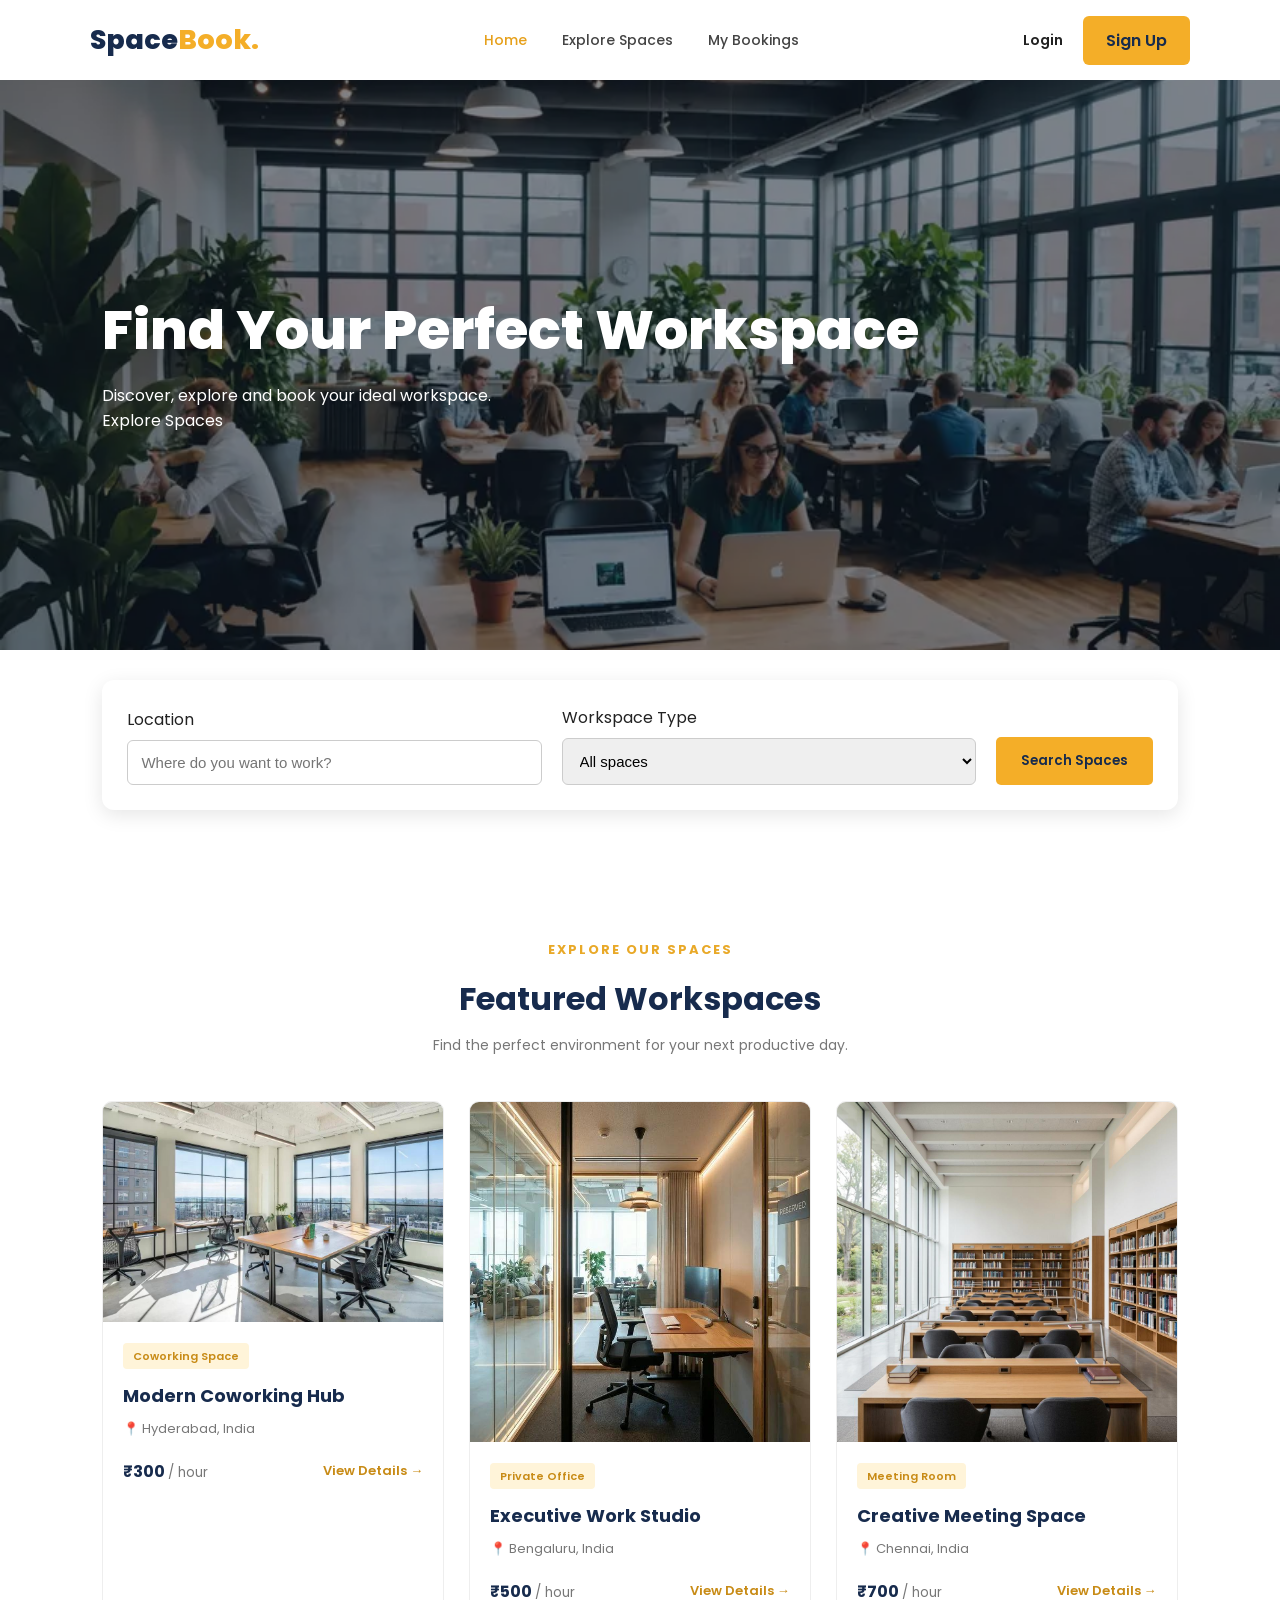
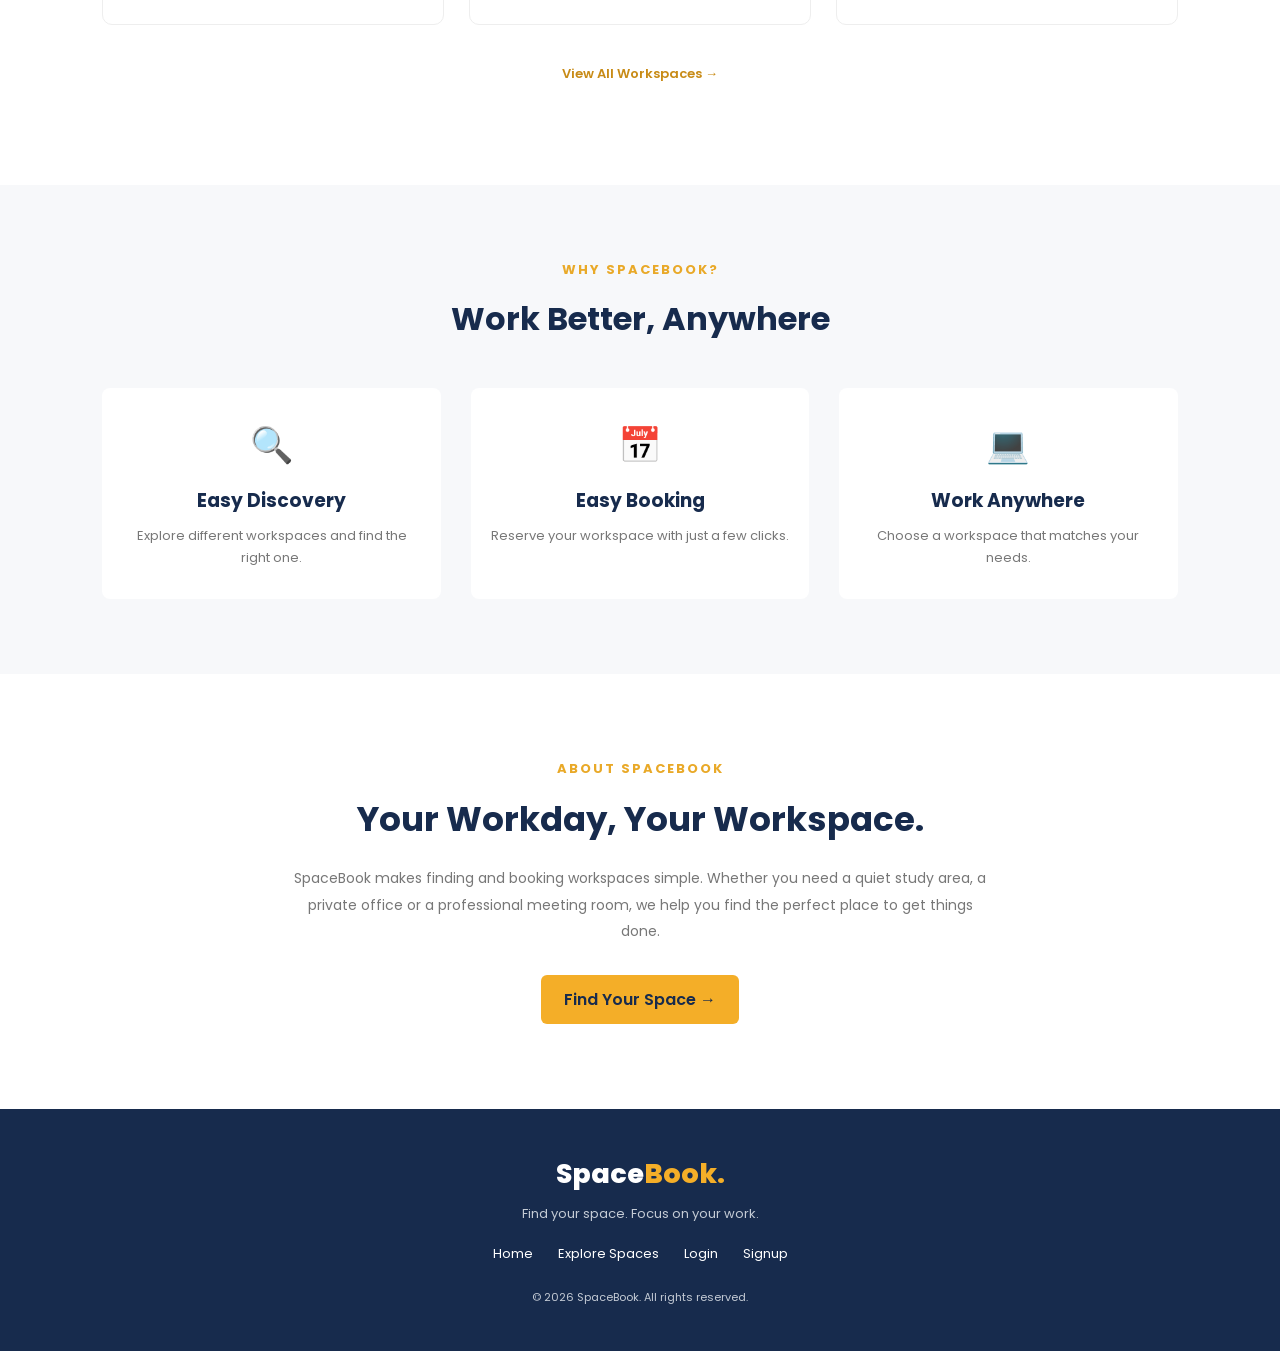
<file: index.html>
<!DOCTYPE html>
<html lang="en">
<head>
    <meta charset="UTF-8">
    <meta name="viewport" content="width=device-width, initial-scale=1.0">

    <title>SpaceBook | Find Your Perfect Workspace</title>

    <link rel="stylesheet" href="../css/home.css">

    <link rel="preconnect" href="https://fonts.googleapis.com">
    <link href="https://fonts.googleapis.com/css2?family=Poppins:wght@400;500;600;700;800&display=swap" rel="stylesheet">
</head>

<body>

    <!-- NAVBAR -->
    <header class="navbar">

        <div class="logo">
            Space<span>Book.</span>
        </div>

        <nav class="nav-links" id="navLinks">
            <a href="index.html" class="active">Home</a>
            <a href="explore.html">Explore Spaces</a>
            <a href="booking.html">My Bookings</a>
        </nav>

        <div class="nav-buttons">
            <a href="login.html" class="login-btn">Login</a>
            <a href="signup.html" class="signup-btn">Sign Up</a>
        </div>

        <button class="menu-btn" id="menuBtn">☰</button>

    </header>


    <!-- HERO SECTION -->
    <section class="hero">
        <img src="../img/spacework1.webp" alt="Modern Workspace" class="hero-image">

    <div class="hero-content">
        <h1>Find Your Perfect Workspace</h1>
        <p>Discover, explore and book your ideal workspace.</p>
        <a href="explore.html" class="hero-btn">Explore Spaces</a>
    </div>
                <a href="#about" class="secondary-btn">
                    Learn More
                </a>
            </div>

        </div>

    </section>


    <!-- SEARCH SECTION -->
    <section class="search-section">

        <form class="search-box" id="searchForm">

            <div class="search-field">
                <label for="location">Location</label>
                <input
                    type="text"
                    id="location"
                    placeholder="Where do you want to work?"
                >
            </div>

            <div class="search-field">
                <label for="spaceType">Workspace Type</label>

                <select id="spaceType">
                    <option value="">All spaces</option>
                    <option value="coworking">Coworking Space</option>
                    <option value="private">Private Office</option>
                    <option value="meeting">Meeting Room</option>
                </select>
            </div>

            <button type="submit" class="search-btn">
                Search Spaces
            </button>

        </form>

    </section>


    <!-- FEATURED WORKSPACES -->
    <section class="featured-section">

        <div class="section-heading">
            <p class="tagline">EXPLORE OUR SPACES</p>

            <h2>Featured Workspaces</h2>

            <p>
                Find the perfect environment for your next productive day.
            </p>
        </div>


        <div class="workspace-container">

            <!-- WORKSPACE 1 -->
            <div class="workspace-card">

                <img src="../img/office1.jpg" alt="Coworking space">

                <div class="card-content">

                    <span class="space-type">Coworking Space</span>

                    <h3>Modern Coworking Hub</h3>

                    <p>📍 Hyderabad, India</p>

                    <div class="card-bottom">
                        <strong>₹300 <small>/ hour</small></strong>

                        <a href="explore.html">View Details →</a>
                    </div>

                </div>
            </div>


            <!-- WORKSPACE 2 -->
            <div class="workspace-card">

                <img src="../img/spacework2.jpg" alt="Private office">

                <div class="card-content">

                    <span class="space-type">Private Office</span>

                    <h3>Executive Work Studio</h3>

                    <p>📍 Bengaluru, India</p>

                    <div class="card-bottom">
                        <strong>₹500 <small>/ hour</small></strong>

                        <a href="explore.html">View Details →</a>
                    </div>

                </div>
            </div>


            <!-- WORKSPACE 3 -->
            <div class="workspace-card">

                <img src="../img/spacework4.jpg" alt="Meeting room">

                <div class="card-content">

                    <span class="space-type">Meeting Room</span>

                    <h3>Creative Meeting Space</h3>

                    <p>📍 Chennai, India</p>

                    <div class="card-bottom">
                        <strong>₹700 <small>/ hour</small></strong>

                        <a href="explore.html">View Details →</a>
                    </div>

                </div>
            </div>

        </div>

        <div class="view-all">
            <a href="explore.html">View All Workspaces →</a>
        </div>

    </section>


    <!-- WHY CHOOSE US -->
    <section class="benefits-section">

        <div class="section-heading">

            <p class="tagline">WHY SPACEBOOK?</p>

            <h2>Work Better, Anywhere</h2>

        </div>

        <div class="benefits-container">

            <div class="benefit">
                <div class="benefit-icon">🔍</div>
                <h3>Easy Discovery</h3>
                <p>Explore different workspaces and find the right one.</p>
            </div>

            <div class="benefit">
                <div class="benefit-icon">📅</div>
                <h3>Easy Booking</h3>
                <p>Reserve your workspace with just a few clicks.</p>
            </div>

            <div class="benefit">
                <div class="benefit-icon">💻</div>
                <h3>Work Anywhere</h3>
                <p>Choose a workspace that matches your needs.</p>
            </div>

        </div>

    </section>


    <!-- ABOUT SECTION -->
    <section class="about-section" id="about">

        <div>
            <p class="tagline">ABOUT SPACEBOOK</p>

            <h2>Your Workday, Your Workspace.</h2>

            <p>
                SpaceBook makes finding and booking workspaces simple.
                Whether you need a quiet study area, a private office
                or a professional meeting room, we help you find the
                perfect place to get things done.
            </p>

            <a href="explore.html" class="primary-btn">
                Find Your Space →
            </a>
        </div>

    </section>


    <!-- FOOTER -->
    <footer class="footer">

        <div class="footer-logo">
            Space<span>Book.</span>
        </div>

        <p>Find your space. Focus on your work.</p>

        <div class="footer-links">
            <a href="index.html">Home</a>
            <a href="explore.html">Explore Spaces</a>
            <a href="login.html">Login</a>
            <a href="signup.html">Signup</a>
        </div>

        <p class="copyright">
            © 2026 SpaceBook. All rights reserved.
        </p>

    </footer>


    <script src="js/home.js"></script>

</body>
</html>
</file>
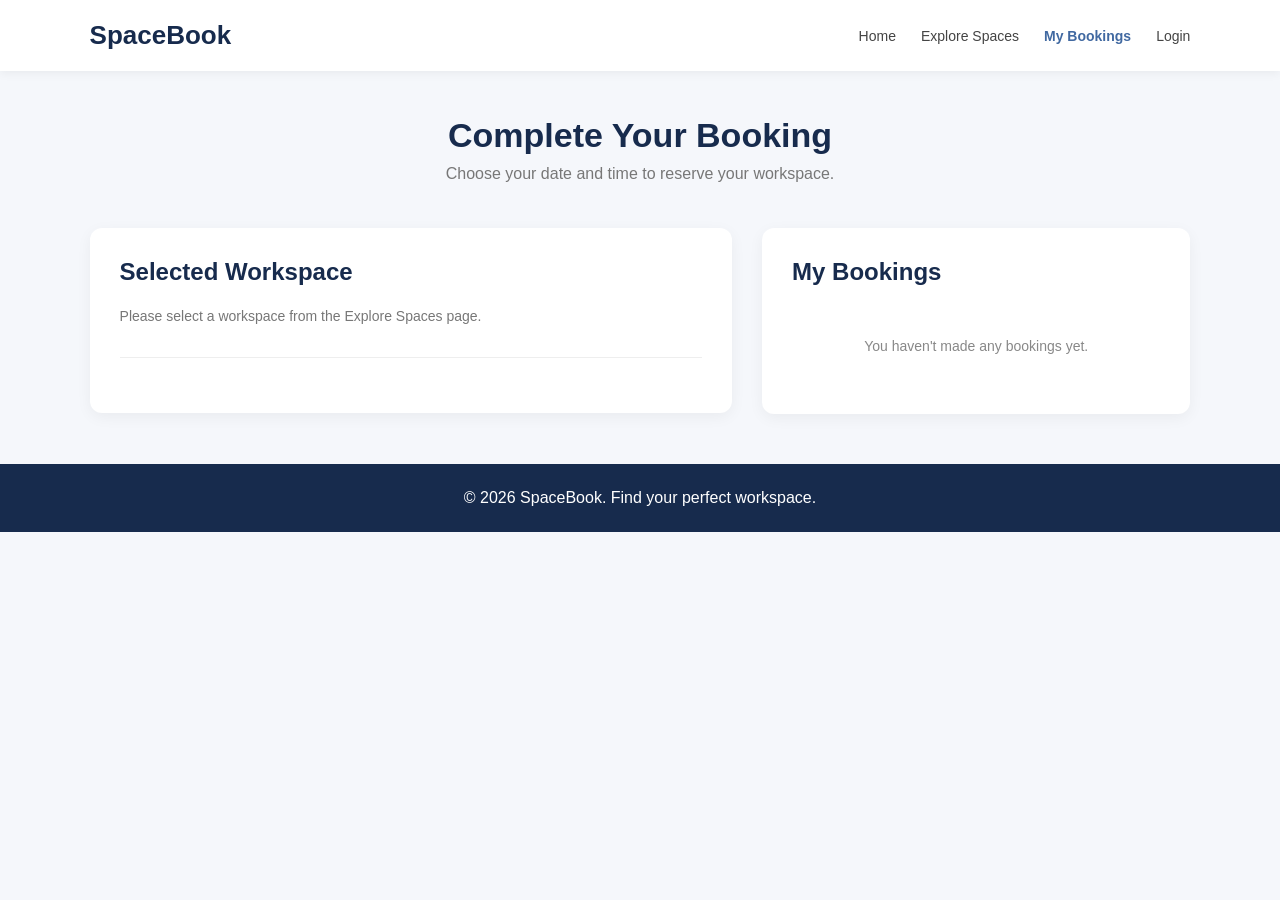
<file: html/booking.html>
<!DOCTYPE html>
<html lang="en">
<head>
    <meta charset="UTF-8">
    <meta name="viewport" content="width=device-width, initial-scale=1.0">
    <title>Booking | SpaceBook</title>
    <link rel="stylesheet" href="../css/booking.css">
</head>
<body>

    <!-- Navbar -->
    <header class="navbar">
        <a href="index.html" class="logo">SpaceBook</a>

        <nav>
            <a href="index.html">Home</a>
            <a href="explore.html">Explore Spaces</a>
            <a href="booking.html" class="active">My Bookings</a>
            <a href="login.html">Login</a>
        </nav>
    </header>

    <!-- Page Heading -->
    <section class="page-heading">
        <h1>Complete Your Booking</h1>
        <p>Choose your date and time to reserve your workspace.</p>
    </section>

    <main class="booking-layout">

        <!-- Selected Workspace -->
        <section class="booking-form-section">

            <h2>Selected Workspace</h2>

            <div id="selectedSpace" class="selected-space">
                <!-- Workspace details will appear here -->
            </div>

            <!-- Booking Form -->
            <form id="bookingForm">

                <h2>Booking Details</h2>

                <div class="form-group">
                    <label for="bookingDate">Booking Date</label>
                    <input type="date" id="bookingDate" required>
                </div>

                <div class="form-group">
                    <label for="startTime">Start Time</label>
                    <input type="time" id="startTime" required>
                </div>

                <div class="form-group">
                    <label for="duration">Duration</label>
                    <select id="duration" required>
                        <option value="1">1 Hour</option>
                        <option value="2">2 Hours</option>
                        <option value="3">3 Hours</option>
                        <option value="4">4 Hours</option>
                        <option value="5">5 Hours</option>
                        <option value="8">8 Hours</option>
                    </select>
                </div>

                <div class="price-summary">
                    <p>Price per hour:
                        <strong id="hourlyPrice">₹0</strong>
                    </p>

                    <p>Duration:
                        <strong id="selectedDuration">1 Hour</strong>
                    </p>

                    <h3>Total Amount:
                        <span id="totalPrice">₹0</span>
                    </h3>
                </div>

                <p id="bookingError"></p>

                <button type="submit" id="confirmBtn">
                    Confirm Booking
                </button>

            </form>

        </section>

        <!-- My Bookings -->
        <section class="my-bookings-section">

            <h2>My Bookings</h2>

            <div id="myBookings">
                <!-- Saved bookings will appear here -->
            </div>

            <p id="emptyBookings">
                You haven't made any bookings yet.
            </p>

        </section>

    </main>

    <footer>
        <p>© 2026 SpaceBook. Find your perfect workspace.</p>
    </footer>

    <script src="../js/booking.js"></script>
</body>
</html>
</file>
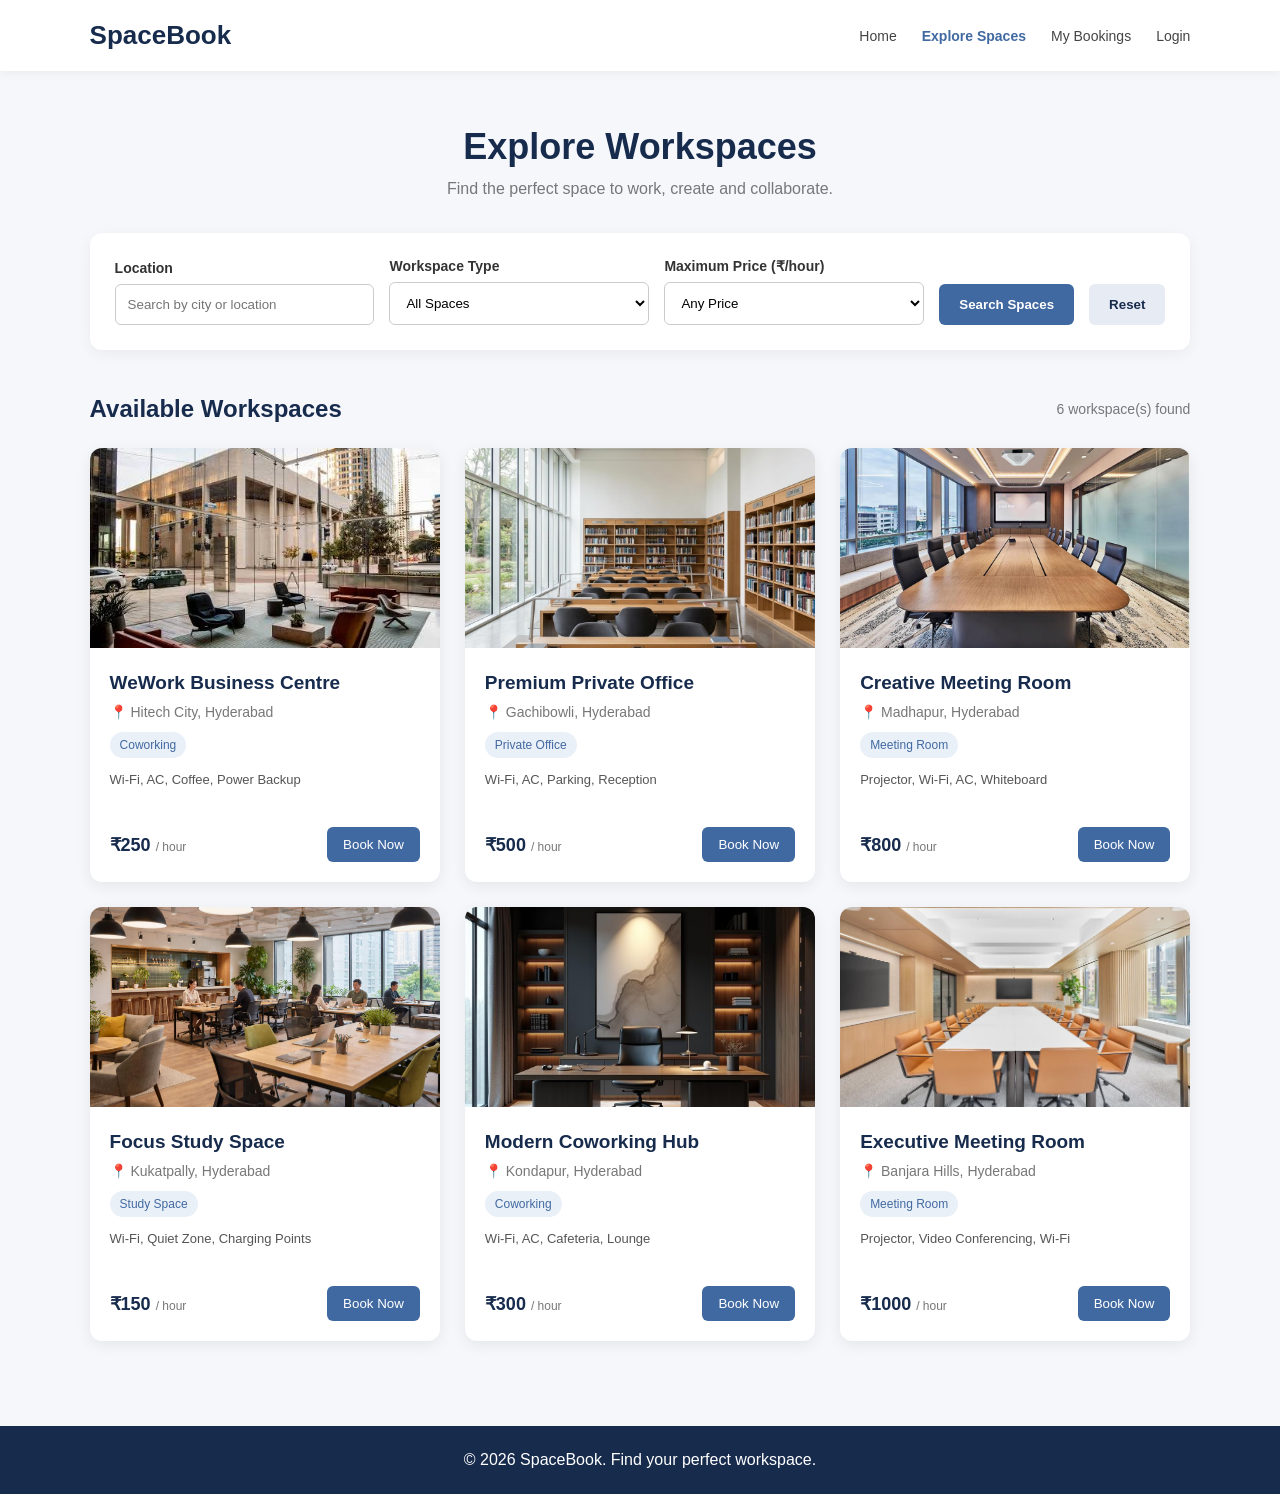
<file: html/explore.html>
<!DOCTYPE html>
<html lang="en">
<head>
    <meta charset="UTF-8">
    <meta name="viewport" content="width=device-width, initial-scale=1.0">
    <title>Explore Workspaces | SpaceBook</title>
    <link rel="stylesheet" href="../css/explore.css">
</head>
<body>

    <!-- Navigation Bar -->
    <header class="navbar">
        <a href="index.html" class="logo">SpaceBook</a>

        <nav>
            <a href="index.html">Home</a>
            <a href="explore.html" class="active">Explore Spaces</a>
            <a href="booking.html">My Bookings</a>
            <a href="login.html">Login</a>
        </nav>
    </header>

    <!-- Page Heading -->
    <section class="page-heading">
        <h1>Explore Workspaces</h1>
        <p>Find the perfect space to work, create and collaborate.</p>
    </section>

    <!-- Search and Filters -->
    <section class="filter-section">

        <div class="filter-group">
            <label for="locationSearch">Location</label>
            <input
                type="text"
                id="locationSearch"
                placeholder="Search by city or location"
            >
        </div>

        <div class="filter-group">
            <label for="typeFilter">Workspace Type</label>
            <select id="typeFilter">
                <option value="all">All Spaces</option>
                <option value="Coworking">Coworking Space</option>
                <option value="Private Office">Private Office</option>
                <option value="Meeting Room">Meeting Room</option>
                <option value="Study Space">Study Space</option>
            </select>
        </div>

        <div class="filter-group">
            <label for="priceFilter">Maximum Price (₹/hour)</label>
            <select id="priceFilter">
                <option value="all">Any Price</option>
                <option value="300">Up to ₹300</option>
                <option value="500">Up to ₹500</option>
                <option value="1000">Up to ₹1000</option>
            </select>
        </div>

        <button id="searchBtn">Search Spaces</button>
        <button id="resetBtn" class="reset-btn">Reset</button>

    </section>

    <!-- Workspace Listings -->
    <main class="spaces-section">

        <div class="results-heading">
            <h2>Available Workspaces</h2>
            <p id="resultCount"></p>
        </div>

        <div id="spacesContainer" class="spaces-grid">
            <!-- JavaScript displays workspace cards here -->
        </div>

        <p id="noResults" class="no-results">
            No workspaces found. Try changing your filters.
        </p>

    </main>

    <!-- Footer -->
    <footer>
        <p>© 2026 SpaceBook. Find your perfect workspace.</p>
    </footer>

    <script src="../js/explore.js"></script>
</body>
</html>
</file>
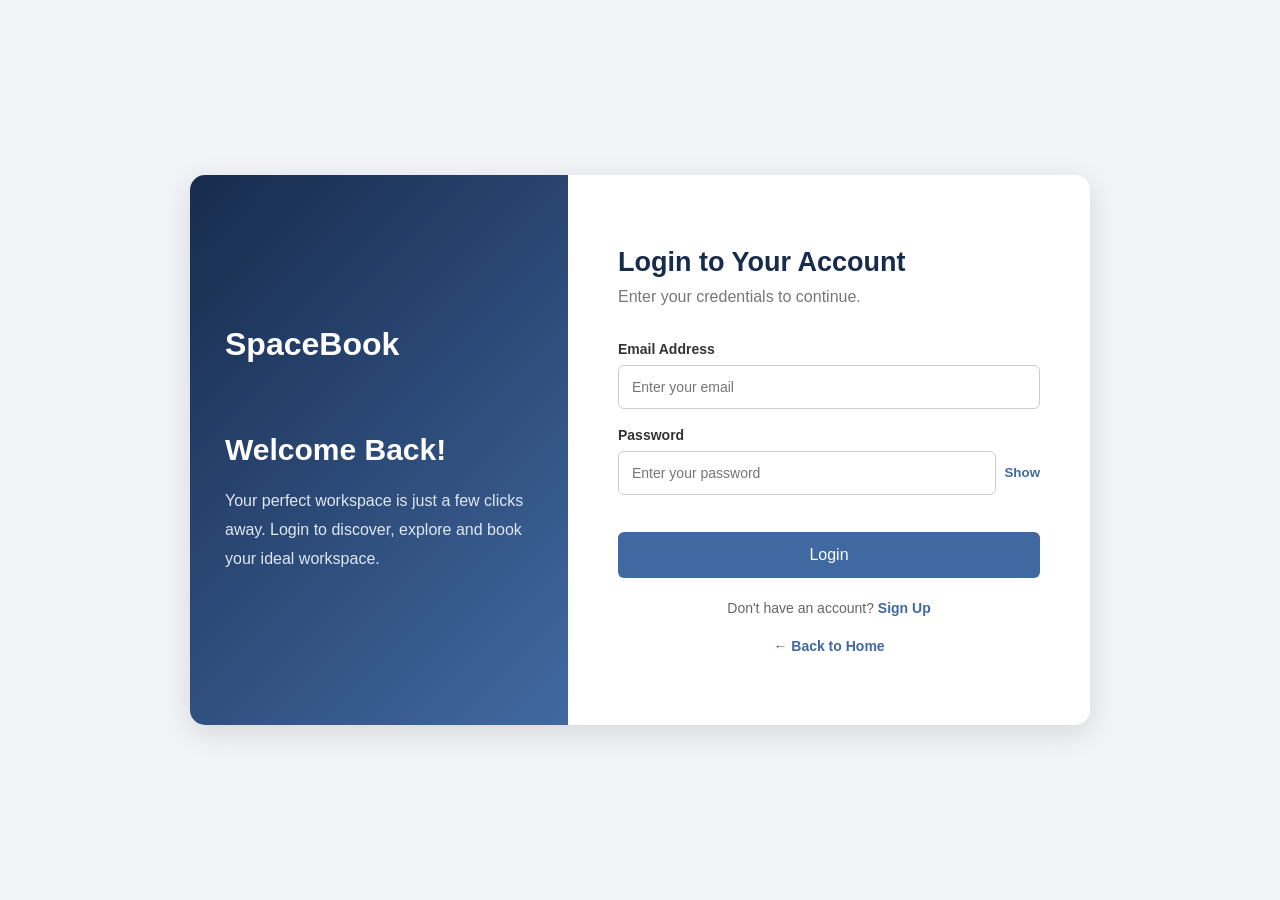
<file: html/login.html>
<!DOCTYPE html>
<html lang="en">
<head>
    <meta charset="UTF-8">
    <meta name="viewport" content="width=device-width, initial-scale=1.0">
    <title>Login | SpaceBook</title>
    <link rel="stylesheet" href="../css/login.css">
</head>
<body>

    <div class="login-container">

        <div class="login-left">
            <h1>SpaceBook</h1>

            <h2>Welcome Back!</h2>

            <p>
                Your perfect workspace is just a few clicks away.
                Login to discover, explore and book your ideal workspace.
            </p>
        </div>

        <div class="login-right">

            <form id="loginForm">

                <h2>Login to Your Account</h2>
                <p class="subtitle">Enter your credentials to continue.</p>

                <label for="email">Email Address</label>
                <input
                    type="email"
                    id="email"
                    placeholder="Enter your email"
                    required
                >

                <label for="password">Password</label>

                <div class="password-box">
                    <input
                        type="password"
                        id="password"
                        placeholder="Enter your password"
                        required
                    >

                    <button
                        type="button"
                        id="togglePassword"
                    >Show</button>
                </div>

                <p id="errorMessage"></p>

                <button type="submit" class="login-btn">
                    Login
                </button>

                <p class="signup-link">
                    Don't have an account?
                    <a href="signup.html">Sign Up</a>
                </p>

                <p class="home-link">
                    <a href="index.html">← Back to Home</a>
                </p>

            </form>

        </div>

    </div>

    <script src="../js/login.js"></script>
</body>
</html>
</file>
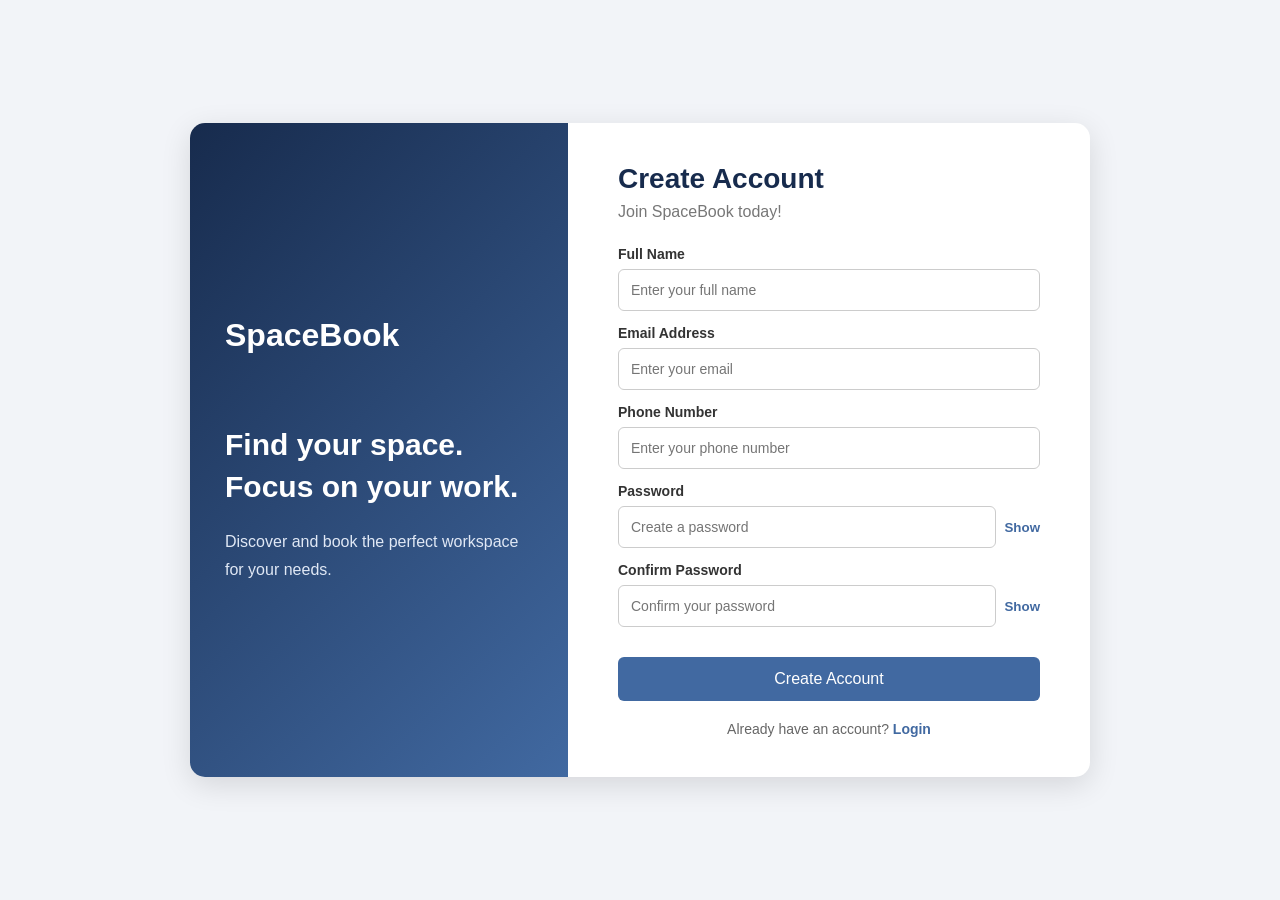
<file: html/signup.html>
<!DOCTYPE html>
<html lang="en">
<head>
    <meta charset="UTF-8">
    <meta name="viewport" content="width=device-width, initial-scale=1.0">
    <title>Sign Up | SpaceBook</title>
    <link rel="stylesheet" href="../css/signup.css">
</head>
<body>

    <div class="signup-container">

        <div class="signup-left">
            <h1>SpaceBook</h1>
            <h2>Find your space.<br>Focus on your work.</h2>
            <p>Discover and book the perfect workspace for your needs.</p>
        </div>

        <div class="signup-right">
            <form id="signupForm">

                <h2>Create Account</h2>
                <p class="subtitle">Join SpaceBook today!</p>

                <label for="fullName">Full Name</label>
                <input type="text" id="fullName"
                       placeholder="Enter your full name" required>

                <label for="email">Email Address</label>
                <input type="email" id="email"
                       placeholder="Enter your email" required>

                <label for="phone">Phone Number</label>
                <input type="tel" id="phone"
                       placeholder="Enter your phone number"
                       pattern="[0-9]{10}" required>

                <label for="password">Password</label>
                <div class="password-box">
                    <input type="password" id="password"
                           placeholder="Create a password" required>
                    <button type="button" class="toggle-password"
                            data-target="password">Show</button>
                </div>

                <label for="confirmPassword">Confirm Password</label>
                <div class="password-box">
                    <input type="password" id="confirmPassword"
                           placeholder="Confirm your password" required>
                    <button type="button" class="toggle-password"
                            data-target="confirmPassword">Show</button>
                </div>

                <p id="errorMessage"></p>

                <button type="submit" class="signup-btn">
                    Create Account
                </button>

                <p class="login-link">
                    Already have an account?
                    <a href="login.html">Login</a>
                </p>

            </form>
        </div>

    </div>

    <script src="../js/signup.js"></script>
</body>
</html>
</file>
<file: css/home.css>
/* GENERAL STYLES */

* {
  margin: 0;
  padding: 0;
  box-sizing: border-box;
}

html {
  scroll-behavior: smooth;
}

body {
  font-family: "Poppins", sans-serif;
  color: #222;
  background-color: #fff;
}

a {
  text-decoration: none;
  color: inherit;
}

/* NAVBAR */

.navbar {
  height: 80px;
  display: flex;
  align-items: center;
  justify-content: space-between;
  padding: 0 7%;
  background-color: white;
}

.logo,
.footer-logo {
  font-size: 27px;
  font-weight: 800;
  color: #172b4d;
}

.logo span,
.footer-logo span {
  color: #f4ae28;
}

.nav-links {
  display: flex;
  gap: 35px;
}

.nav-links a {
  font-size: 14px;
  font-weight: 500;
  color: #444;
}

.nav-links a:hover,
.nav-links a.active {
  color: #e6a01b;
}

.nav-buttons {
  display: flex;
  align-items: center;
  gap: 20px;
}

.login-btn {
  font-size: 14px;
  font-weight: 600;
}

.signup-btn,
.primary-btn {
  background-color: #f4ae28;
  color: #172b4d;
  padding: 12px 23px;
  border-radius: 6px;
  font-weight: 600;
}

.signup-btn:hover,
.primary-btn:hover,
.search-btn:hover {
  background-color: #e59b12;
}

.menu-btn {
  display: none;
  border: none;
  background: none;
  font-size: 25px;
  cursor: pointer;
}

/* HERO SECTION */

.hero {
  position: relative;
  min-height: 570px;
  display: flex;
  align-items: center;
  padding: 70px 8%;
  color: white;
  overflow: hidden;
}

.hero-image {
  position: absolute;
  top: 0;
  left: 0;
  width: 100%;
  height: 100%;
  object-fit: cover;
  z-index: 0;
}

.hero::after {
  content: "";
  position: absolute;
  inset: 0;
  background: rgba(10, 22, 38, 0.5);
  z-index: 1;
}

.hero-content {
  position: relative;
  z-index: 2;
}

.tagline {
  color: #e9a928;
  font-size: 13px;
  font-weight: 700;
  letter-spacing: 2px;
  margin-bottom: 15px;
}

.hero h1 {
  font-size: 55px;
  line-height: 1.2;
  font-weight: 800;
  margin-bottom: 20px;
}

.hero h1 span {
  color: #f4ae28;
}

.hero-description {
  font-size: 16px;
  line-height: 1.8;
  color: #eeeeee;
  margin-bottom: 30px;
}

.hero-buttons {
  display: flex;
  gap: 15px;
  align-items: center;
}

.secondary-btn {
  border: 1px solid white;
  padding: 12px 23px;
  border-radius: 6px;
  color: white;
}

.secondary-btn:hover {
  background-color: white;
  color: #172b4d;
}

/* SEARCH SECTION */

.search-section {
  position: relative;
  z-index: 5;
  background-color: #ffffff;
  padding: 30px 8%;
}

.search-box {
  position: relative;
  z-index: 6;
  display: flex;
  gap: 20px;
  align-items: end;
  background-color: #ffffff;
  padding: 25px;
  border-radius: 12px;
  box-shadow: 0 5px 20px rgba(0, 0, 0, 0.1);
}

.search-field {
  flex: 1;
  display: flex;
  flex-direction: column;
  gap: 8px;
}

.search-field input,
.search-field select {
  width: 100%;
  padding: 13px;
  border: 1px solid #ccc;
  border-radius: 6px;
  font-size: 15px;
  box-sizing: border-box;
}
.search-field input:focus,
.search-field select:focus {
  border-color: #f4ae28;
}

.search-btn {
  background-color: #f4ae28;
  color: #172b4d;
  border: none;
  padding: 14px 25px;
  border-radius: 5px;
  font-weight: 600;
  font-family: inherit;
  cursor: pointer;
}

/* FEATURED WORKSPACES */

.featured-section {
  padding: 100px 8%;
}

.section-heading {
  text-align: center;
  margin-bottom: 45px;
}

.section-heading h2 {
  font-size: 32px;
  color: #172b4d;
  margin-bottom: 12px;
}

.section-heading > p:last-child {
  color: #777;
  font-size: 14px;
}

.workspace-container {
  display: grid;
  grid-template-columns: repeat(3, 1fr);
  gap: 25px;
}

.workspace-card {
  border: 1px solid #eee;
  border-radius: 10px;
  overflow: hidden;
  transition: 0.3s;
}

.workspace-card:hover {
  transform: translateY(-6px);
  box-shadow: 0 8px 25px rgba(0, 0, 0, 0.1);
}

.workspace-card img {
  width: 100%;
  height: auto;
  display: block;
}
.card-content {
  padding: 20px;
}

.space-type {
  color: #c88b16;
  background-color: #fff4d9;
  padding: 5px 10px;
  border-radius: 4px;
  font-size: 11px;
  font-weight: 600;
}

.card-content h3 {
  font-size: 18px;
  margin: 15px 0 10px;
  color: #172b4d;
}

.card-content p {
  font-size: 13px;
  color: #777;
}

.card-bottom {
  display: flex;
  justify-content: space-between;
  align-items: center;
  margin-top: 20px;
}

.card-bottom strong {
  color: #172b4d;
}

.card-bottom small {
  font-weight: 400;
  color: #777;
}

.card-bottom a,
.view-all a {
  color: #c88b16;
  font-size: 13px;
  font-weight: 600;
}

.view-all {
  text-align: center;
  margin-top: 35px;
}

/* BENEFITS */

.benefits-section {
  padding: 75px 8%;
  background-color: #f7f8fa;
}

.benefits-container {
  display: grid;
  grid-template-columns: repeat(3, 1fr);
  gap: 30px;
  text-align: center;
}

.benefit {
  padding: 30px 20px;
  background-color: white;
  border-radius: 8px;
}

.benefit-icon {
  font-size: 35px;
  margin-bottom: 15px;
}

.benefit h3 {
  color: #172b4d;
  margin-bottom: 10px;
}

.benefit p {
  color: #777;
  font-size: 13px;
  line-height: 1.7;
}

/* ABOUT SECTION */

.about-section {
  padding: 85px 12%;
  text-align: center;
}

.about-section h2 {
  font-size: 34px;
  color: #172b4d;
  margin-bottom: 20px;
}

.about-section p:not(.tagline) {
  max-width: 700px;
  margin: 0 auto 30px;
  color: #777;
  line-height: 1.9;
  font-size: 14px;
}

.about-section .primary-btn {
  display: inline-block;
}

/* FOOTER */

.footer {
  background-color: #172b4d;
  color: white;
  text-align: center;
  padding: 45px 20px;
}

.footer-logo {
  color: white;
  margin-bottom: 10px;
}

.footer > p {
  color: #c4cbd5;
  font-size: 13px;
  margin-bottom: 20px;
}

.footer-links {
  display: flex;
  justify-content: center;
  gap: 25px;
  margin-bottom: 25px;
  font-size: 13px;
}

.footer-links a:hover {
  color: #f4ae28;
}

.footer .copyright {
  font-size: 11px;
  margin-bottom: 0;
}

/* RESPONSIVE DESIGN */

@media (max-width: 768px) {
  .navbar {
    padding: 0 5%;
  }

  .nav-links {
    display: none;
    position: absolute;
    top: 80px;
    left: 0;
    width: 100%;
    flex-direction: column;
    background: white;
    padding: 25px;
    z-index: 10;
  }

  .nav-links.show {
    display: flex;
  }

  .nav-buttons {
    gap: 12px;
  }

  .menu-btn {
    display: block;
  }

  .hero {
    min-height: 500px;
    padding: 50px 6%;
  }

  .hero h1 {
    font-size: 38px;
  }

  .search-box {
    flex-direction: column;
    align-items: stretch;
  }

  .workspace-container,
  .benefits-container {
    grid-template-columns: 1fr;
  }

  .featured-section {
    padding: 75px 6%;
  }

  .about-section {
    padding: 65px 7%;
  }

  .footer-links {
    flex-wrap: wrap;
  }
}

@media (max-width: 420px) {
  .logo {
    font-size: 22px;
  }

  .nav-buttons {
    gap: 9px;
  }

  .nav-buttons a {
    font-size: 12px;
  }

  .hero h1 {
    font-size: 32px;
  }

  .hero-buttons {
    flex-wrap: wrap;
  }
}
</file>
<file: css/booking.css>
* {
    margin: 0;
    padding: 0;
    box-sizing: border-box;
    font-family: Arial, sans-serif;
}

body {
    background: #f5f7fb;
    color: #222;
}

/* Navbar */
.navbar {
    background: white;
    display: flex;
    justify-content: space-between;
    align-items: center;
    padding: 20px 7%;
    box-shadow: 0 2px 10px rgba(0, 0, 0, 0.06);
}

.logo {
    color: #172b4d;
    font-size: 26px;
    font-weight: bold;
    text-decoration: none;
}

.navbar nav {
    display: flex;
    gap: 25px;
}

.navbar nav a {
    text-decoration: none;
    color: #444;
    font-size: 14px;
}

.navbar nav a:hover,
.navbar nav a.active {
    color: #4169a1;
    font-weight: bold;
}

/* Heading */
.page-heading {
    text-align: center;
    padding: 45px 20px;
}

.page-heading h1 {
    color: #172b4d;
    font-size: 34px;
    margin-bottom: 10px;
}

.page-heading p {
    color: #777;
}

/* Main layout */
.booking-layout {
    display: grid;
    grid-template-columns: 1.2fr 0.8fr;
    gap: 30px;
    margin: 0 7% 50px;
    align-items: start;
}

.booking-form-section,
.my-bookings-section {
    background: white;
    padding: 30px;
    border-radius: 12px;
    box-shadow: 0 4px 15px rgba(0, 0, 0, 0.05);
}

.booking-form-section h2,
.my-bookings-section h2 {
    color: #172b4d;
    margin-bottom: 22px;
}

/* Selected workspace */
.selected-space {
    display: flex;
    gap: 18px;
    padding-bottom: 25px;
    margin-bottom: 25px;
    border-bottom: 1px solid #eee;
}

.selected-space img {
    width: 140px;
    height: 115px;
    object-fit: cover;
    border-radius: 8px;
}

.selected-space h3 {
    color: #172b4d;
    margin-bottom: 10px;
}

.selected-space p {
    color: #777;
    font-size: 14px;
    margin-bottom: 8px;
}

.selected-space .space-price {
    color: #4169a1;
    font-weight: bold;
}

/* Form */
.form-group {
    margin-bottom: 20px;
}

.form-group label {
    display: block;
    margin-bottom: 8px;
    font-weight: bold;
    font-size: 14px;
}

.form-group input,
.form-group select {
    width: 100%;
    padding: 13px;
    border: 1px solid #ccc;
    border-radius: 6px;
    outline: none;
    background: white;
}

.form-group input:focus,
.form-group select:focus {
    border-color: #4169a1;
}

/* Price */
.price-summary {
    background: #f2f5fa;
    padding: 20px;
    border-radius: 8px;
    margin-top: 25px;
}

.price-summary p {
    display: flex;
    justify-content: space-between;
    margin-bottom: 12px;
    color: #555;
}

.price-summary h3 {
    display: flex;
    justify-content: space-between;
    color: #172b4d;
    margin-top: 15px;
    padding-top: 15px;
    border-top: 1px solid #ddd;
}

#totalPrice {
    color: #4169a1;
}

/* Confirm button */
#confirmBtn {
    width: 100%;
    padding: 14px;
    margin-top: 22px;
    border: none;
    border-radius: 6px;
    background: #4169a1;
    color: white;
    font-size: 16px;
    font-weight: bold;
    cursor: pointer;
}

#confirmBtn:hover {
    background: #172b4d;
}

#bookingError {
    color: #d93025;
    font-size: 13px;
    margin-top: 12px;
}

/* Booking history */
.booking-card {
    border: 1px solid #e5e8ef;
    border-radius: 8px;
    padding: 18px;
    margin-bottom: 15px;
}

.booking-card h3 {
    color: #172b4d;
    margin-bottom: 12px;
}

.booking-card p {
    color: #666;
    font-size: 14px;
    margin-bottom: 8px;
}

.booking-card .booking-status {
    color: #218838;
    font-weight: bold;
}

.cancel-btn {
    background: #dc3545;
    color: white;
    border: none;
    padding: 9px 14px;
    border-radius: 5px;
    cursor: pointer;
    margin-top: 10px;
}

.cancel-btn:hover {
    background: #b52a37;
}

#emptyBookings {
    color: #888;
    font-size: 14px;
    text-align: center;
    padding: 30px 0;
}

footer {
    background: #172b4d;
    color: white;
    text-align: center;
    padding: 25px;
}

/* Responsive */
@media (max-width: 850px) {
    .booking-layout {
        grid-template-columns: 1fr;
    }
}

@media (max-width: 600px) {
    .navbar {
        flex-direction: column;
        gap: 18px;
    }

    .navbar nav {
        flex-wrap: wrap;
        justify-content: center;
        gap: 15px;
    }

    .booking-layout {
        margin: 0 4% 35px;
    }

    .booking-form-section,
    .my-bookings-section {
        padding: 20px;
    }

    .selected-space {
        flex-direction: column;
    }

    .selected-space img {
        width: 100%;
        height: 180px;
    }
}
</file>
<file: css/explore.css>
* {
    margin: 0;
    padding: 0;
    box-sizing: border-box;
    font-family: Arial, sans-serif;
}

body {
    background: #f5f7fb;
    color: #222;
}

/* Navbar */
.navbar {
    background: white;
    display: flex;
    justify-content: space-between;
    align-items: center;
    padding: 20px 7%;
    box-shadow: 0 2px 10px rgba(0, 0, 0, 0.06);
}

.logo {
    color: #172b4d;
    font-size: 26px;
    font-weight: bold;
    text-decoration: none;
}

.navbar nav {
    display: flex;
    gap: 25px;
}

.navbar nav a {
    text-decoration: none;
    color: #444;
    font-size: 14px;
}

.navbar nav a:hover,
.navbar nav a.active {
    color: #4169a1;
    font-weight: bold;
}

/* Page heading */
.page-heading {
    text-align: center;
    padding: 55px 20px 35px;
}

.page-heading h1 {
    color: #172b4d;
    font-size: 36px;
    margin-bottom: 12px;
}

.page-heading p {
    color: #777;
    font-size: 16px;
}

/* Filters */
.filter-section {
    background: white;
    margin: 0 7%;
    padding: 25px;
    border-radius: 12px;
    display: flex;
    align-items: end;
    gap: 15px;
    flex-wrap: wrap;
    box-shadow: 0 4px 15px rgba(0, 0, 0, 0.05);
}

.filter-group {
    flex: 1;
    min-width: 160px;
}

.filter-group label {
    display: block;
    margin-bottom: 8px;
    font-size: 14px;
    font-weight: bold;
    color: #333;
}

.filter-group input,
.filter-group select {
    width: 100%;
    padding: 12px;
    border: 1px solid #ccc;
    border-radius: 6px;
    outline: none;
    background: white;
}

.filter-group input:focus,
.filter-group select:focus {
    border-color: #4169a1;
}

#searchBtn,
.reset-btn {
    padding: 13px 20px;
    border: none;
    border-radius: 6px;
    background: #4169a1;
    color: white;
    cursor: pointer;
    font-weight: bold;
}

#searchBtn:hover {
    background: #172b4d;
}

.reset-btn {
    background: #e7ecf4;
    color: #172b4d;
}

.reset-btn:hover {
    background: #d5dfed;
}

/* Workspace listings */
.spaces-section {
    padding: 45px 7%;
}

.results-heading {
    display: flex;
    justify-content: space-between;
    align-items: center;
    margin-bottom: 25px;
}

.results-heading h2 {
    color: #172b4d;
}

#resultCount {
    color: #777;
    font-size: 14px;
}

.spaces-grid {
    display: grid;
    grid-template-columns: repeat(3, minmax(0, 1fr));
    gap: 25px;
}

.space-card {
    background: white;
    border-radius: 12px;
    overflow: hidden;
    box-shadow: 0 4px 15px rgba(0, 0, 0, 0.07);
    transition: transform 0.2s;
}

.space-card:hover {
    transform: translateY(-5px);
}

.space-card img {
    width: 100%;
    height: 200px;
    object-fit: cover;
}

.space-info {
    padding: 20px;
}

.space-info h3 {
    color: #172b4d;
    margin-bottom: 10px;
    font-size: 19px;
}

.space-location {
    color: #777;
    font-size: 14px;
    margin-bottom: 12px;
}

.space-type {
    display: inline-block;
    background: #eaf0f8;
    color: #4169a1;
    padding: 6px 10px;
    border-radius: 20px;
    font-size: 12px;
    margin-bottom: 12px;
}

.facilities {
    color: #555;
    font-size: 13px;
    line-height: 1.6;
    min-height: 42px;
    margin-bottom: 15px;
}

.card-bottom {
    display: flex;
    justify-content: space-between;
    align-items: center;
    gap: 10px;
}

.price {
    color: #172b4d;
    font-size: 18px;
    font-weight: bold;
}

.price span {
    font-size: 12px;
    font-weight: normal;
    color: #777;
}

.book-btn {
    background: #4169a1;
    color: white;
    padding: 10px 16px;
    border: none;
    border-radius: 6px;
    cursor: pointer;
}

.book-btn:hover {
    background: #172b4d;
}

.no-results {
    display: none;
    text-align: center;
    color: #777;
    padding: 40px;
}

/* Footer */
footer {
    text-align: center;
    padding: 25px;
    background: #172b4d;
    color: white;
    margin-top: 40px;
}

@media (max-width: 900px) {
    .spaces-grid {
        grid-template-columns: repeat(2, minmax(0, 1fr));
    }
}

@media (max-width: 600px) {
    .navbar {
        flex-direction: column;
        gap: 18px;
    }

    .navbar nav {
        flex-wrap: wrap;
        justify-content: center;
        gap: 15px;
    }

    .page-heading h1 {
        font-size: 28px;
    }

    .filter-section {
        margin: 0 4%;
    }

    .spaces-section {
        padding: 35px 4%;
    }

    .spaces-grid {
        grid-template-columns: 1fr;
    }

    .results-heading {
        flex-direction: column;
        align-items: flex-start;
        gap: 8px;
    }
}
</file>
<file: css/login.css>
* {
    margin: 0;
    padding: 0;
    box-sizing: border-box;
    font-family: Arial, sans-serif;
}

body {
    min-height: 100vh;
    background: #f2f4f8;
    display: flex;
    justify-content: center;
    align-items: center;
    padding: 30px 15px;
}

.login-container {
    display: flex;
    width: 900px;
    max-width: 100%;
    min-height: 550px;
    background: white;
    border-radius: 15px;
    overflow: hidden;
    box-shadow: 0 8px 30px rgba(0, 0, 0, 0.12);
}

.login-left {
    width: 42%;
    background: linear-gradient(135deg, #172b4d, #4169a1);
    color: white;
    padding: 55px 35px;
    display: flex;
    flex-direction: column;
    justify-content: center;
}

.login-left h1 {
    font-size: 32px;
    margin-bottom: 70px;
}

.login-left h2 {
    font-size: 30px;
    margin-bottom: 20px;
}

.login-left p {
    line-height: 1.8;
    color: #e0e8f5;
}

.login-right {
    width: 58%;
    padding: 55px 50px;
    display: flex;
    flex-direction: column;
    justify-content: center;
}

.login-right h2 {
    color: #172b4d;
    font-size: 27px;
    margin-bottom: 10px;
}

.subtitle {
    color: #777;
    margin-bottom: 35px;
}

label {
    display: block;
    margin: 18px 0 8px;
    color: #333;
    font-size: 14px;
    font-weight: bold;
}

input {
    width: 100%;
    padding: 13px;
    border: 1px solid #ccc;
    border-radius: 6px;
    outline: none;
    font-size: 14px;
}

input:focus {
    border-color: #4169a1;
}

.password-box {
    display: flex;
    align-items: center;
    gap: 8px;
}

.password-box input {
    flex: 1;
    min-width: 0;
}

#togglePassword {
    border: none;
    background: none;
    color: #4169a1;
    font-weight: bold;
    cursor: pointer;
}

#errorMessage {
    color: #d93025;
    font-size: 13px;
    margin-top: 12px;
}

.login-btn {
    width: 100%;
    padding: 14px;
    margin-top: 25px;
    background: #4169a1;
    color: white;
    border: none;
    border-radius: 6px;
    font-size: 16px;
    cursor: pointer;
}

.login-btn:hover {
    background: #172b4d;
}

.signup-link,
.home-link {
    text-align: center;
    margin-top: 22px;
    color: #666;
    font-size: 14px;
}

.signup-link a,
.home-link a {
    color: #4169a1;
    font-weight: bold;
    text-decoration: none;
}

@media (max-width: 700px) {
    .login-container {
        flex-direction: column;
    }

    .login-left,
    .login-right {
        width: 100%;
    }

    .login-left {
        padding: 35px;
    }

    .login-left h1 {
        margin-bottom: 30px;
    }

    .login-right {
        padding: 35px 25px;
    }
}
</file>
<file: css/signup.css>
* {
    margin: 0;
    padding: 0;
    box-sizing: border-box;
    font-family: Arial, sans-serif;
}

body {
    min-height: 100vh;
    background: #f2f4f8;
    display: flex;
    justify-content: center;
    align-items: center;
    padding: 30px 15px;
}

.signup-container {
    display: flex;
    width: 900px;
    max-width: 100%;
    min-height: 620px;
    background: white;
    border-radius: 15px;
    overflow: hidden;
    box-shadow: 0 8px 30px rgba(0, 0, 0, 0.12);
}

.signup-left {
    width: 42%;
    background: linear-gradient(135deg, #172b4d, #4169a1);
    color: white;
    padding: 55px 35px;
    display: flex;
    flex-direction: column;
    justify-content: center;
}

.signup-left h1 {
    font-size: 32px;
    margin-bottom: 70px;
}

.signup-left h2 {
    font-size: 30px;
    line-height: 1.4;
    margin-bottom: 20px;
}

.signup-left p {
    line-height: 1.7;
    color: #e0e8f5;
}

.signup-right {
    width: 58%;
    padding: 40px 50px;
}

.signup-right h2 {
    color: #172b4d;
    font-size: 28px;
    margin-bottom: 8px;
}

.subtitle {
    color: #777;
    margin-bottom: 25px;
}

label {
    display: block;
    margin: 14px 0 7px;
    color: #333;
    font-size: 14px;
    font-weight: bold;
}

input {
    width: 100%;
    padding: 12px;
    border: 1px solid #ccc;
    border-radius: 6px;
    outline: none;
    font-size: 14px;
}

input:focus {
    border-color: #4169a1;
}

.password-box {
    display: flex;
    align-items: center;
    gap: 8px;
}

.password-box input {
    flex: 1;
    min-width: 0;
}

.toggle-password {
    border: none;
    background: none;
    color: #4169a1;
    cursor: pointer;
    font-weight: bold;
}

.signup-btn {
    width: 100%;
    padding: 13px;
    margin-top: 20px;
    background: #4169a1;
    color: white;
    border: none;
    border-radius: 6px;
    font-size: 16px;
    cursor: pointer;
}

.signup-btn:hover {
    background: #172b4d;
}

#errorMessage {
    color: #d93025;
    font-size: 13px;
    margin-top: 10px;
}

.login-link {
    text-align: center;
    margin-top: 20px;
    color: #666;
    font-size: 14px;
}

.login-link a {
    color: #4169a1;
    font-weight: bold;
    text-decoration: none;
}

@media (max-width: 700px) {
    .signup-container {
        flex-direction: column;
    }

    .signup-left,
    .signup-right {
        width: 100%;
    }

    .signup-left {
        padding: 30px;
    }

    .signup-left h1 {
        margin-bottom: 25px;
    }

    .signup-right {
        padding: 30px 25px;
    }
}
</file>
